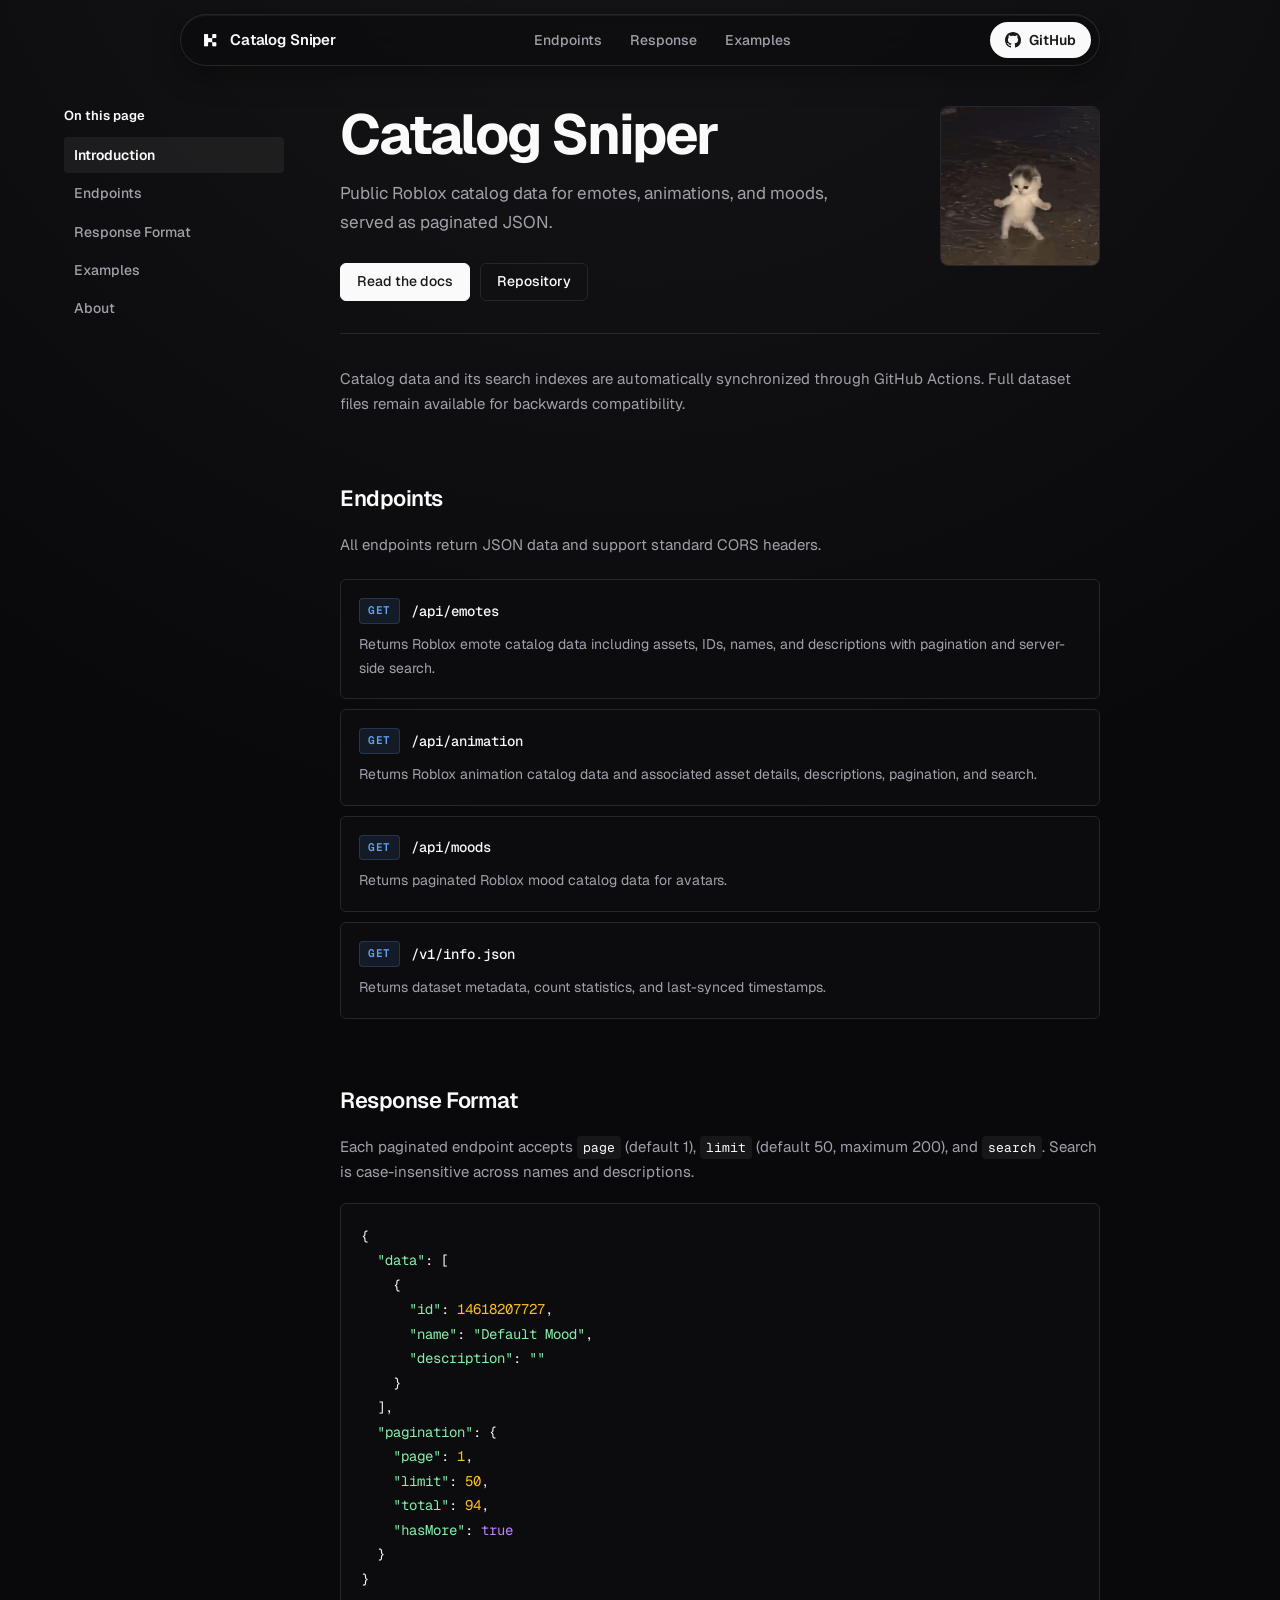
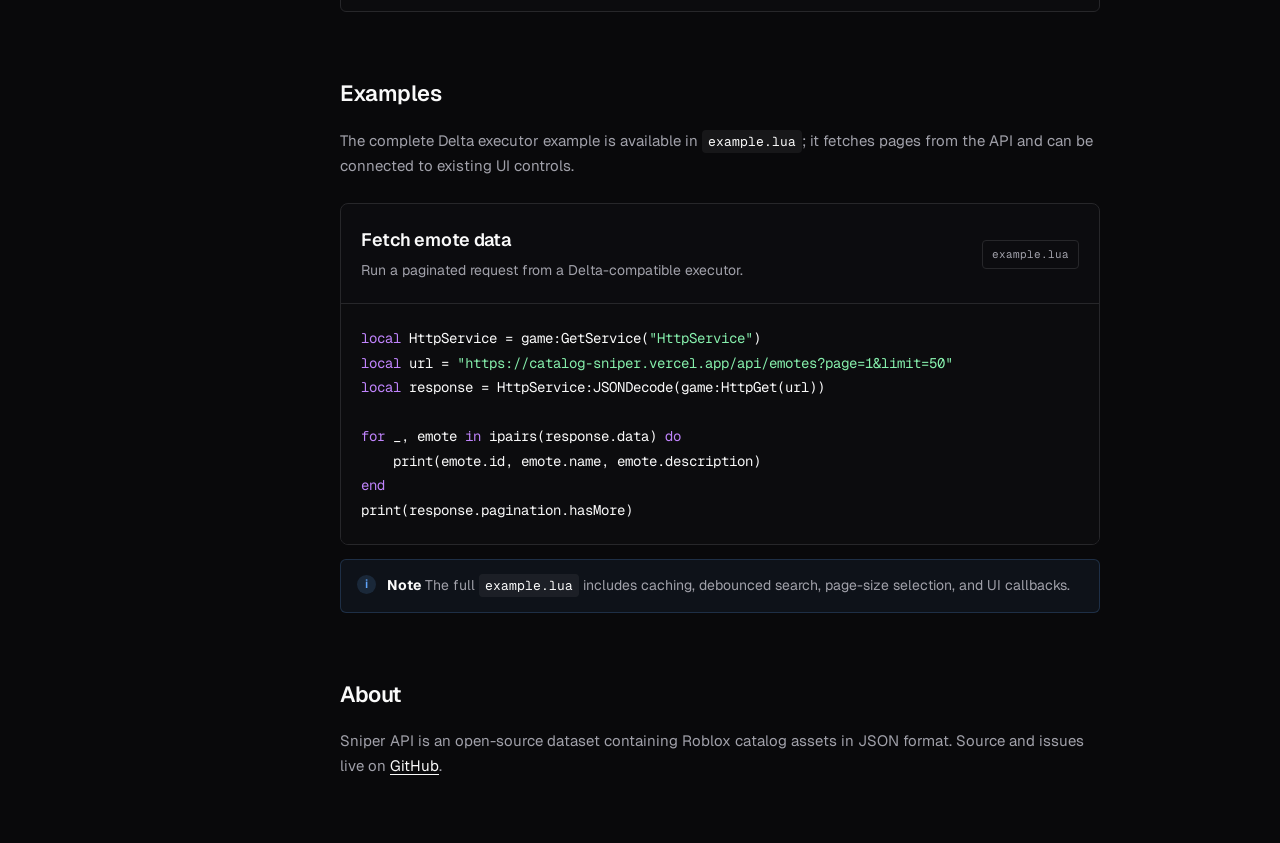
<file: public/index.html>
<!DOCTYPE html>
<html lang="en" class="dark">
<head>
    <meta charset="UTF-8">
    <meta name="viewport" content="width=device-width, initial-scale=1.0">
    <title>Catalog Sniper</title>
    <meta name="description" content="Public Roblox catalog data for emotes, animations, and moods through paginated JSON APIs.">
    <link rel="stylesheet" href="style.css">
</head>
<body>
    <div class="sky" aria-hidden="true">
        <span class="star" style="--top:-4%;--left:78%;--delay:0s;--dur:9s"></span>
        <span class="star" style="--top:6%;--left:96%;--delay:3.2s;--dur:11s"></span>
        <span class="star" style="--top:18%;--left:60%;--delay:6.1s;--dur:10s"></span>
        <span class="star" style="--top:2%;--left:45%;--delay:8.4s;--dur:13s"></span>
        <span class="star" style="--top:30%;--left:104%;--delay:1.7s;--dur:12s"></span>
        <span class="star" style="--top:12%;--left:85%;--delay:10.3s;--dur:9.5s"></span>
        <span class="star" style="--top:-2%;--left:25%;--delay:5s;--dur:14s"></span>
    </div>

    <header class="header">
        <div class="header-container">
            <a href="#top" class="brand">
                <img class="brand-logo" src="assets/logo.png" alt="" width="22" height="22">
                <span>Catalog Sniper</span>
            </a>
            <nav class="header-links" aria-label="Sections">
                <a href="#endpoints">Endpoints</a>
                <a href="#response">Response</a>
                <a href="#examples">Examples</a>
            </nav>
            <a class="gh-button" href="https://github.com/zvqn/catalog-sniper" target="_blank" rel="noopener noreferrer">
                <svg viewBox="0 0 16 16" width="16" height="16" fill="currentColor" aria-hidden="true"><path d="M8 0C3.58 0 0 3.58 0 8c0 3.54 2.29 6.53 5.47 7.59.4.07.55-.17.55-.38 0-.19-.01-.82-.01-1.49-2.01.37-2.53-.49-2.69-.94-.09-.23-.48-.94-.82-1.13-.28-.15-.68-.52-.01-.53.63-.01 1.08.58 1.23.82.72 1.21 1.87.87 2.33.66.07-.52.28-.87.51-1.07-1.78-.2-3.64-.89-3.64-3.95 0-.87.31-1.59.82-2.15-.08-.2-.36-1.02.08-2.12 0 0 .67-.21 2.2.82.64-.18 1.32-.27 2-.27s1.36.09 2 .27c1.53-1.04 2.2-.82 2.2-.82.44 1.1.16 1.92.08 2.12.51.56.82 1.27.82 2.15 0 3.07-1.87 3.75-3.65 3.95.29.25.54.73.54 1.48 0 1.07-.01 1.93-.01 2.2 0 .21.15.46.55.38A8.01 8.01 0 0 0 16 8c0-4.42-3.58-8-8-8z"/></svg>
                <span>GitHub</span>
            </a>
        </div>
    </header>

    <div class="page">
    <div class="docs-container" id="top">
        <aside class="sidebar">
            <div class="sidebar-group">
                <span class="sidebar-title">On this page</span>
                <nav class="sidebar-links">
                    <a href="#introduction" class="active">Introduction</a>
                    <a href="#endpoints">Endpoints</a>
                    <a href="#response">Response Format</a>
                    <a href="#examples">Examples</a>
                    <a href="#about">About</a>
                </nav>
            </div>
        </aside>

        <main class="content">
            <section id="introduction">
                <div class="hero">
                    <div class="hero-text">
                        <h1>Catalog Sniper</h1>
                        <p class="lead">
                            Public Roblox catalog data for emotes, animations, and moods,
                            served as paginated JSON.
                        </p>
                        <div class="actions">
                            <a class="button primary" href="#endpoints">Read the docs</a>
                            <a class="button" href="https://github.com/zvqn/catalog-sniper" target="_blank" rel="noopener noreferrer">Repository</a>
                        </div>
                    </div>
                    <img class="hero-gif" src="assets/cat-aura.gif" alt="" width="160" height="160">
                </div>
                <hr class="separator">
                <p>
                    Catalog data and its search indexes are automatically synchronized through GitHub Actions.
                    Full dataset files remain available for backwards compatibility.
                </p>
            </section>

            <section id="endpoints">
                <h2>Endpoints</h2>
                <p>All endpoints return JSON data and support standard CORS headers.</p>
                <div class="endpoints-list">
                    <div class="endpoint-card">
                        <div class="endpoint-header">
                            <span class="badge badge-get">GET</span>
                            <code>/api/emotes</code>
                        </div>
                        <p>
                            Returns Roblox emote catalog data including assets,
                            IDs, names, and descriptions with pagination and server-side search.
                        </p>
                    </div>
                    <div class="endpoint-card">
                        <div class="endpoint-header">
                            <span class="badge badge-get">GET</span>
                            <code>/api/animation</code>
                        </div>
                        <p>
                            Returns Roblox animation catalog data and
                            associated asset details, descriptions, pagination, and search.
                        </p>
                    </div>
                    <div class="endpoint-card">
                        <div class="endpoint-header">
                            <span class="badge badge-get">GET</span>
                            <code>/api/moods</code>
                        </div>
                        <p>
                            Returns paginated Roblox mood catalog data for avatars.
                        </p>
                    </div>
                    <div class="endpoint-card">
                        <div class="endpoint-header">
                            <span class="badge badge-get">GET</span>
                            <code>/v1/info.json</code>
                        </div>
                        <p>
                            Returns dataset metadata, count statistics,
                            and last-synced timestamps.
                        </p>
                    </div>
                </div>
            </section>

            <section id="response">
                <h2>Response Format</h2>
                <p>Each paginated endpoint accepts <code>page</code> (default 1), <code>limit</code> (default 50, maximum 200), and <code>search</code>. Search is case-insensitive across names and descriptions.</p>
                <div class="code-block">
                    <pre><code>{
  <span class="key">"data"</span>: [
    {
      <span class="key">"id"</span>: <span class="number">14618207727</span>,
      <span class="key">"name"</span>: <span class="string">"Default Mood"</span>,
      <span class="key">"description"</span>: <span class="string">""</span>
    }
  ],
  <span class="key">"pagination"</span>: {
    <span class="key">"page"</span>: <span class="number">1</span>,
    <span class="key">"limit"</span>: <span class="number">50</span>,
    <span class="key">"total"</span>: <span class="number">94</span>,
    <span class="key">"hasMore"</span>: <span class="keyword">true</span>
  }
}</code></pre>
                </div>
            </section>

            <section id="examples">
                <h2>Examples</h2>
                <p class="section-description">The complete Delta executor example is available in <code>example.lua</code>; it fetches pages from the API and can be connected to existing UI controls.</p>
                <div class="example-card">
                    <div class="example-info">
                        <div>
                            <h3>Fetch emote data</h3>
                            <p>Run a paginated request from a Delta-compatible executor.</p>
                        </div>
                        <span class="example-file">example.lua</span>
                    </div>
                    <div class="code-block">
                        <pre><code><span class="keyword">local</span> HttpService = game:GetService(<span class="string">"HttpService"</span>)
<span class="keyword">local</span> url = <span class="string">"https://catalog-sniper.vercel.app/api/emotes?page=1&amp;limit=50"</span>
<span class="keyword">local</span> response = HttpService:JSONDecode(game:HttpGet(url))

<span class="keyword">for</span> _, emote <span class="keyword">in</span> ipairs(response.data) <span class="keyword">do</span>
    print(emote.id, emote.name, emote.description)
<span class="keyword">end</span>
print(response.pagination.hasMore)</code></pre>
                    </div>
                </div>
                <div class="example-note">
                    <span class="note-icon">i</span>
                    <p>
                        <strong>Note</strong>
                        The full <code>example.lua</code> includes caching,
                        debounced search, page-size selection, and UI callbacks.
                    </p>
                </div>
            </section>

            <section id="about">
                <h2>About</h2>
                <p>
                    Sniper API is an open-source dataset containing Roblox catalog
                    assets in JSON format. Source and issues live on
                    <a href="https://github.com/zvqn/catalog-sniper" target="_blank" rel="noopener noreferrer">GitHub</a>.
                </p>
            </section>
        </main>
    </div>
    </div>

    <script>
        (function () {
            var links = document.querySelectorAll('.sidebar-links a');
            var map = {};
            links.forEach(function (a) { map[a.getAttribute('href').slice(1)] = a; });
            var sections = document.querySelectorAll('main section');
            if (!('IntersectionObserver' in window)) return;
            var io = new IntersectionObserver(function (entries) {
                entries.forEach(function (e) {
                    if (e.isIntersecting && map[e.target.id]) {
                        links.forEach(function (l) { l.classList.remove('active'); });
                        map[e.target.id].classList.add('active');
                    }
                });
            }, { rootMargin: '-20% 0px -70% 0px' });
            sections.forEach(function (s) { io.observe(s); });
        })();
    </script>
</body>
</html>
</file>
<file: public/style.css>
@import url('https://fonts.googleapis.com/css2?family=Geist:wght@400;500;600;700&family=Geist+Mono:wght@400;500&display=swap');

:root {
    --background: #09090b;
    --foreground: #fafafa;
    --muted: #27272a;
    --muted-foreground: #a1a1aa;
    --border: #27272a;

    --card: #0c0c0f;
    --card-hover: #141417;

    --primary: #fafafa;
    --primary-foreground: #18181b;

    --accent-get: #60a5fa;
    --accent-get-bg: rgba(96, 165, 250, 0.1);

    --accent-blue: #60a5fa;
    --accent-purple: #c084fc;
    --accent-green: #86efac;
    --accent-yellow: #fbbf24;
    --accent-red: #ff7b72;

    --code-bg: #0c0c0e;

    --radius-lg: 8px;
    --radius-md: 6px;
    --radius-sm: 4px;
}

* {
    box-sizing: border-box;
    margin: 0;
    padding: 0;
}

html {
    scroll-behavior: smooth;
    color-scheme: dark;
}

body {
    background-color: var(--background);
    color: var(--foreground);
    font-family: 'Geist', -apple-system, BlinkMacSystemFont, "Segoe UI", Roboto, sans-serif;
    -webkit-font-smoothing: antialiased;
    font-size: 15px;
    line-height: 1.6;
}

a {
    color: var(--foreground);
    text-underline-offset: 3px;
}

:focus-visible {
    outline: 2px solid var(--accent-blue);
    outline-offset: 2px;
}

/* shooting stars */

body {
    background:
        radial-gradient(circle at 50% -10%, rgba(255, 255, 255, 0.06), transparent 40%),
        var(--background);
}

.sky {
    position: fixed;
    inset: 0;
    z-index: 0;
    overflow: hidden;
    pointer-events: none;
}

.star {
    position: absolute;
    top: var(--top);
    left: var(--left);
    width: 150px;
    height: 2px;
    border-radius: 2px;
    background: linear-gradient(90deg, transparent, rgba(255, 255, 255, .9));
    box-shadow: 0 0 8px 1px rgba(255, 255, 255, .35);
    opacity: 0;
    transform: rotate(135deg);
    animation: shoot var(--dur) var(--delay) linear infinite;
}

@keyframes shoot {
    0%   { opacity: 0; transform: translate(0, 0) rotate(135deg); }
    2%   { opacity: 1; }
    13%  { opacity: 0; transform: translate(-700px, 700px) rotate(135deg); }
    100% { opacity: 0; transform: translate(-700px, 700px) rotate(135deg); }
}

.page {
    position: relative;
    z-index: 1;
}

/* header: floating pill */

.header {
    position: sticky;
    top: 0;
    z-index: 50;
    padding: 14px 16px 0;
    pointer-events: none;
}

.header-container {
    max-width: 920px;
    height: 52px;
    margin: 0 auto;
    padding: 0 8px 0 18px;
    display: flex;
    align-items: center;
    justify-content: space-between;
    gap: 16px;
    border: 1px solid rgba(255, 255, 255, .1);
    border-radius: 999px;
    background: rgba(12, 12, 15, .65);
    backdrop-filter: blur(14px);
    -webkit-backdrop-filter: blur(14px);
    box-shadow: inset 0 1px 0 rgba(255, 255, 255, .05), 0 8px 30px rgba(0, 0, 0, .35);
    pointer-events: auto;
}

.brand {
    display: flex;
    align-items: center;
    gap: 9px;
    color: var(--foreground);
    font-size: 15px;
    font-weight: 600;
    letter-spacing: -.01em;
    text-decoration: none;
}

.brand-logo {
    display: block;
    flex-shrink: 0;
    object-fit: contain;
}

.header-links {
    display: flex;
    gap: 4px;
}

.header-links a {
    padding: 6px 12px;
    border-radius: 999px;
    color: var(--muted-foreground);
    font-size: 14px;
    font-weight: 500;
    text-decoration: none;
    transition: color .15s ease, background-color .15s ease;
}

.header-links a:hover {
    color: var(--foreground);
    background: rgba(255, 255, 255, .07);
}

.gh-button {
    display: inline-flex;
    align-items: center;
    gap: 8px;
    height: 36px;
    padding: 0 15px;
    border-radius: 999px;
    background: var(--primary);
    color: var(--primary-foreground);
    font-size: 14px;
    font-weight: 600;
    text-decoration: none;
    transition: background-color .15s ease, transform .15s ease;
}

.gh-button:hover {
    background: #e4e4e7;
}

.gh-button:active {
    transform: scale(.97);
}

/* layout */

.docs-container {
    max-width: 1200px;
    margin: 0 auto;
    display: flex;
    padding: 40px 24px;
    gap: 56px;
}

.sidebar {
    width: 220px;
    flex-shrink: 0;
    position: sticky;
    top: 100px;
    height: calc(100vh - 120px);
    overflow-y: auto;
}

.sidebar-title {
    display: block;
    margin-bottom: 10px;
    color: var(--foreground);
    font-size: 13px;
    font-weight: 600;
}

.sidebar-links {
    display: flex;
    flex-direction: column;
    gap: 2px;
}

.sidebar-links a {
    padding: 7px 10px;
    border-radius: var(--radius-sm);
    color: var(--muted-foreground);
    font-size: 14px;
    font-weight: 500;
    text-decoration: none;
    transition: color .15s ease, background-color .15s ease;
}

.sidebar-links a:hover {
    color: var(--foreground);
    background: rgba(255, 255, 255, .04);
}

.sidebar-links a.active {
    color: var(--foreground);
    background: rgba(255, 255, 255, .06);
    font-weight: 600;
}

.content {
    flex: 1;
    max-width: 760px;
    min-width: 0;
    text-align: left;
}

/* hero */

.hero {
    display: flex;
    align-items: flex-start;
    justify-content: space-between;
    gap: 32px;
}

.hero-text {
    min-width: 0;
}

.hero-gif {
    width: 160px;
    height: 160px;
    flex-shrink: 0;
    object-fit: cover;
    border: 1px solid var(--border);
    border-radius: var(--radius-lg);
    background: var(--card);
}

h1 {
    margin-bottom: 14px;
    font-size: 56px;
    font-weight: 700;
    letter-spacing: -.04em;
    line-height: 1.05;
}

.lead {
    max-width: 520px;
    color: var(--muted-foreground);
    font-size: 17px;
    line-height: 1.7;
}

.actions {
    display: flex;
    flex-wrap: wrap;
    gap: 10px;
    margin-top: 26px;
}

.button {
    display: inline-flex;
    align-items: center;
    justify-content: center;
    height: 38px;
    padding: 0 16px;
    border: 1px solid var(--border);
    border-radius: var(--radius-md);
    background: transparent;
    color: var(--foreground);
    font-size: 14px;
    font-weight: 500;
    text-decoration: none;
    transition: background-color .15s ease, border-color .15s ease;
}

.button:hover {
    background: rgba(255, 255, 255, .06);
    border-color: #3f3f46;
}

.button.primary {
    background: var(--primary);
    border-color: var(--primary);
    color: var(--primary-foreground);
}

.button.primary:hover {
    background: #e4e4e7;
    border-color: #e4e4e7;
}

.separator {
    height: 1px;
    margin: 32px 0;
    border: 0;
    background: var(--border);
}

/* sections */

section {
    margin-bottom: 64px;
    scroll-margin-top: 90px;
}

h2 {
    margin-bottom: 12px;
    padding-bottom: 4px;
    font-size: 22px;
    font-weight: 600;
    letter-spacing: -.02em;
}

p {
    margin-bottom: 16px;
    color: var(--muted-foreground);
    font-size: 15px;
    line-height: 1.7;
}

p a {
    color: var(--foreground);
}

code {
    padding: 3px 6px;
    border-radius: var(--radius-sm);
    background: rgba(255, 255, 255, .06);
    color: var(--foreground);
    font-family: 'Geist Mono', monospace;
    font-size: 13px;
}

.endpoints-list {
    display: flex;
    flex-direction: column;
    gap: 10px;
    margin-top: 22px;
}

.endpoint-card {
    padding: 18px;
    border: 1px solid var(--border);
    border-radius: var(--radius-md);
    background: var(--card);
    transition: background-color .15s ease, border-color .15s ease;
}

.endpoint-card:hover {
    background: var(--card-hover);
    border-color: transparent;
}

/* spinning white stroke on hover */
@property --angle {
    syntax: '<angle>';
    initial-value: 0deg;
    inherits: false;
}

.endpoint-card {
    position: relative;
}

.endpoint-card::before {
    content: "";
    position: absolute;
    inset: -1px;
    padding: 1.5px;
    border-radius: inherit;
    background: conic-gradient(from var(--angle), transparent 0%, transparent 60%, rgba(255, 255, 255, .15) 80%, #ffffff 100%);
    -webkit-mask: linear-gradient(#000 0 0) content-box, linear-gradient(#000 0 0);
    -webkit-mask-composite: xor;
    mask: linear-gradient(#000 0 0) content-box exclude, linear-gradient(#000 0 0);
    opacity: 0;
    transition: opacity .25s ease;
    pointer-events: none;
}

.endpoint-card:hover::before {
    opacity: 1;
    animation: spin-stroke 2.2s linear infinite;
}

@keyframes spin-stroke {
    to { --angle: 360deg; }
}

.endpoint-header {
    display: flex;
    align-items: center;
    gap: 11px;
    margin-bottom: 9px;
}

.endpoint-header code {
    padding: 0;
    background: transparent;
    font-size: 14px;
    font-weight: 500;
}

.endpoint-card p {
    margin: 0;
    font-size: 14px;
}

.badge {
    padding: 3px 8px;
    border-radius: var(--radius-sm);
    font-family: 'Geist Mono', monospace;
    font-size: 11px;
    font-weight: 600;
    letter-spacing: .05em;
}

.badge-get {
    color: var(--accent-get);
    background: var(--accent-get-bg);
    border: 1px solid rgba(96, 165, 250, .2);
}

.code-block {
    margin-top: 18px;
    overflow: hidden;
    border: 1px solid var(--border);
    border-radius: var(--radius-md);
    background: var(--code-bg);
}

pre {
    padding: 20px;
    overflow-x: auto;
}

pre code {
    display: block;
    padding: 0;
    background: transparent;
    font-size: 14px;
    line-height: 1.75;
    white-space: pre;
}

.key { color: var(--accent-green); }
.string { color: var(--accent-green); }
.number { color: var(--accent-yellow); }
.null { color: var(--accent-red); }
.keyword { color: var(--accent-purple); }
.function { color: var(--accent-blue); }

.section-description {
    margin-bottom: 24px;
    font-size: 15px;
}

.example-card {
    overflow: hidden;
    border: 1px solid var(--border);
    border-radius: var(--radius-lg);
    background: var(--card);
}

.example-info {
    display: flex;
    align-items: center;
    justify-content: space-between;
    gap: 24px;
    padding: 22px 20px 20px;
}

.example-info h3 {
    margin-bottom: 5px;
    font-size: 18px;
    font-weight: 600;
    letter-spacing: -.015em;
}

.example-info p {
    margin: 0;
    font-size: 14px;
}

.example-file {
    flex-shrink: 0;
    padding: 5px 9px;
    border: 1px solid var(--border);
    border-radius: var(--radius-sm);
    color: var(--muted-foreground);
    font-family: 'Geist Mono', monospace;
    font-size: 11px;
}

.example-card .code-block {
    margin: 0;
    border: 0;
    border-top: 1px solid var(--border);
    border-radius: 0;
}

.example-card pre {
    padding: 22px 20px;
}

.example-card pre code {
    font-size: 14px;
    line-height: 1.75;
}

.example-note {
    display: flex;
    align-items: flex-start;
    gap: 11px;
    margin-top: 14px;
    padding: 15px 16px;
    border: 1px solid rgba(96, 165, 250, .2);
    border-radius: var(--radius-md);
    background: rgba(96, 165, 250, .06);
}

.example-note p {
    margin: 0;
    font-size: 14px;
    line-height: 1.55;
}

.example-note strong {
    color: var(--foreground);
}

.note-icon {
    width: 19px;
    height: 19px;
    flex-shrink: 0;
    display: flex;
    align-items: center;
    justify-content: center;
    border-radius: 50%;
    background: rgba(96, 165, 250, .15);
    color: var(--accent-blue);
    font-size: 12px;
    font-weight: 600;
}

#about {
    margin-bottom: 24px;
}

/* scrollbar */

::-webkit-scrollbar { width: 7px; height: 7px; }
::-webkit-scrollbar-track { background: transparent; }
::-webkit-scrollbar-thumb { border-radius: 10px; background: #27272a; }
::-webkit-scrollbar-thumb:hover { background: #3f3f46; }

/* one entrance on load: the hero */

@keyframes hero-in {
    from { opacity: 0; transform: translateY(10px); }
    to { opacity: 1; transform: translateY(0); }
}

.hero {
    animation: hero-in .6s ease both;
}

/* mobile */

@media (max-width: 768px) {
    .docs-container {
        flex-direction: column;
        gap: 28px;
        padding: 28px 16px;
    }
    .header { padding: 10px 12px 0; }
    .header-container { padding: 0 6px 0 16px; }
    .header-links { display: none; }
    .sidebar {
        width: 100%;
        height: auto;
        position: static;
        padding-bottom: 16px;
        border-bottom: 1px solid var(--border);
    }
    .sidebar-links {
        flex-direction: row;
        overflow-x: auto;
        padding-bottom: 2px;
    }
    .sidebar-links a {
        flex-shrink: 0;
    }
    .content {
        max-width: none;
    }
    .hero {
        flex-direction: column-reverse;
        gap: 24px;
    }
    .hero-gif {
        width: 120px;
        height: 120px;
    }
    h1 {
        font-size: 40px;
    }
    .lead {
        font-size: 16px;
    }
    .example-info {
        align-items: flex-start;
        flex-direction: column;
        gap: 12px;
    }
    .example-file {
        align-self: flex-start;
    }
    .endpoint-header {
        align-items: flex-start;
    }
    .endpoint-header code {
        overflow-wrap: anywhere;
    }
    pre {
        padding: 16px;
    }
    pre code {
        font-size: 13px;
    }
}

@media (prefers-reduced-motion: reduce) {
    *, *::before, *::after {
        animation-duration: 0.01ms !important;
        animation-iteration-count: 1 !important;
        transition-duration: 0.01ms !important;
        scroll-behavior: auto !important;
    }
}
</file>
